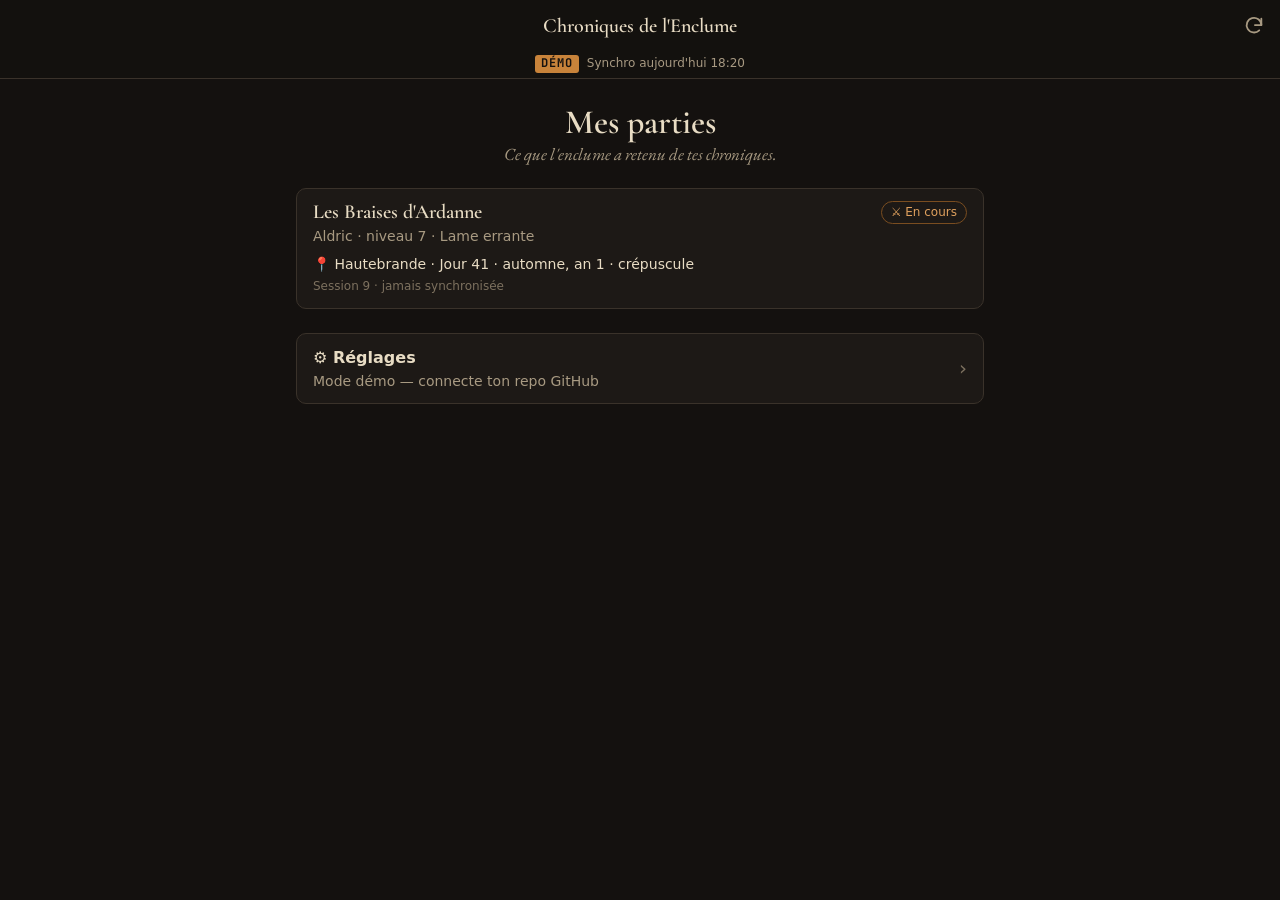
<file: index.html>
<!doctype html>
<html lang="fr">
<head>
  <meta charset="utf-8">
  <meta name="viewport" content="width=device-width, initial-scale=1, viewport-fit=cover">
  <title>Chroniques de l'Enclume</title>
  <meta name="description" content="Compagnon en lecture seule des parties des Chroniques de l'Enclume.">
  <meta name="theme-color" content="#14110f">
  <meta name="color-scheme" content="dark">
  <meta name="apple-mobile-web-app-capable" content="yes">
  <meta name="mobile-web-app-capable" content="yes">
  <meta name="apple-mobile-web-app-status-bar-style" content="black-translucent">
  <meta name="apple-mobile-web-app-title" content="Enclume">
  <meta name="referrer" content="no-referrer">
  <link rel="manifest" href="manifest.webmanifest">
  <link rel="icon" href="icons/icone.svg" type="image/svg+xml">
  <link rel="apple-touch-icon" href="icons/apple-touch-icon.png">
  <link rel="preconnect" href="https://fonts.googleapis.com">
  <link rel="preconnect" href="https://fonts.gstatic.com" crossorigin>
  <link rel="stylesheet" href="https://fonts.googleapis.com/css2?family=Cormorant+Garamond:ital,wght@0,500;0,600;0,700;1,500&family=EB+Garamond:ital@0;1&family=JetBrains+Mono:wght@400;600;700&display=swap">
  <link rel="stylesheet" href="css/tokens.css">
  <link rel="stylesheet" href="css/base.css">
  <link rel="stylesheet" href="css/composants.css">
  <script type="module" src="js/app.js"></script>
</head>
<body>
  <header class="entete">
    <div class="entete-barre">
      <a class="btn-icone" id="btn-retour" href="#/" aria-label="Retour" hidden>
        <svg viewBox="0 0 24 24" fill="none" stroke="currentColor" stroke-width="2" stroke-linecap="round" stroke-linejoin="round" aria-hidden="true"><path d="m15 18-6-6 6-6"/></svg>
      </a>
      <div class="entete-titre" id="titre">Chroniques de l'Enclume</div>
      <button class="btn-icone" id="btn-rafraichir" type="button" aria-label="Rafraîchir">
        <svg viewBox="0 0 24 24" fill="none" stroke="currentColor" stroke-width="2" stroke-linecap="round" stroke-linejoin="round" aria-hidden="true"><path d="M20 11a8 8 0 1 0-2.3 5.7"/><path d="M20 4v7h-7"/></svg>
      </button>
    </div>
    <div class="bandeau" id="bandeau"></div>
  </header>

  <main class="vue" id="vue" tabindex="-1">
    <p class="chargement">Le feu se ranime…</p>
  </main>

  <nav class="onglets" id="onglets" aria-label="Sections de la partie">
    <a class="onglet" data-onglet="heros" href="#">
      <svg viewBox="0 0 24 24" fill="none" stroke="currentColor" stroke-width="1.7" stroke-linecap="round" stroke-linejoin="round" aria-hidden="true"><path d="M12 3 5 6v5c0 4.5 3 8.3 7 10 4-1.7 7-5.5 7-10V6z"/><path d="M12 8v6m-3-3h6"/></svg>
      <span>Héros</span>
    </a>
    <a class="onglet" data-onglet="sac" href="#">
      <svg viewBox="0 0 24 24" fill="none" stroke="currentColor" stroke-width="1.7" stroke-linecap="round" stroke-linejoin="round" aria-hidden="true"><path d="M8 7V5a4 4 0 0 1 8 0v2"/><path d="M5 7h14l-1 13H6z"/><path d="M9 12h6"/></svg>
      <span>Sac</span>
    </a>
    <a class="onglet" data-onglet="codex" href="#">
      <svg viewBox="0 0 24 24" fill="none" stroke="currentColor" stroke-width="1.7" stroke-linecap="round" stroke-linejoin="round" aria-hidden="true"><path d="M4 5a2 2 0 0 1 2-2h13v16H6a2 2 0 0 0-2 2z"/><path d="M4 21V5"/><path d="M9 8h6"/></svg>
      <span>Codex</span>
    </a>
    <a class="onglet" data-onglet="journal" href="#">
      <svg viewBox="0 0 24 24" fill="none" stroke="currentColor" stroke-width="1.7" stroke-linecap="round" stroke-linejoin="round" aria-hidden="true"><path d="M7 3h10a2 2 0 0 1 2 2v16l-3-2-3 2-3-2-3 2V5a2 2 0 0 1 2-2z"/><path d="M9 8h6M9 12h6"/></svg>
      <span>Journal</span>
    </a>
    <a class="onglet" data-onglet="plus" href="#">
      <svg viewBox="0 0 24 24" fill="none" stroke="currentColor" stroke-width="1.7" stroke-linecap="round" aria-hidden="true"><circle cx="5" cy="12" r="1.3"/><circle cx="12" cy="12" r="1.3"/><circle cx="19" cy="12" r="1.3"/></svg>
      <span>Plus</span>
    </a>
  </nav>
</body>
</html>
</file>
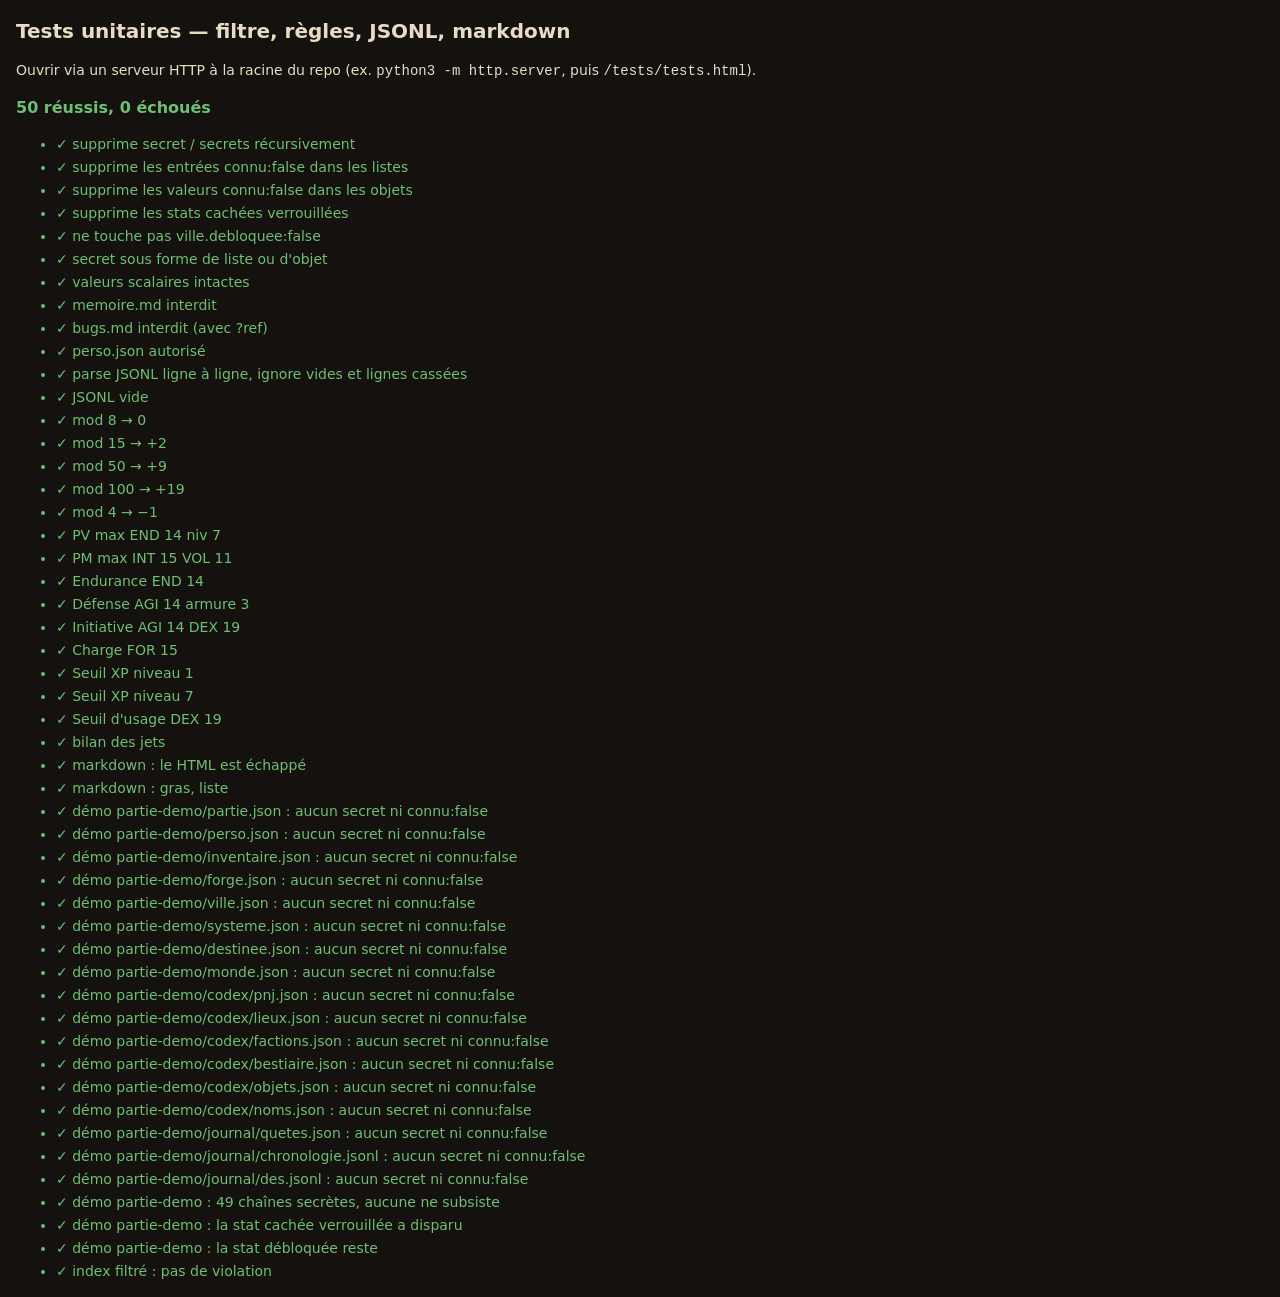
<file: tests/tests.html>
<!doctype html>
<html lang="fr">
<head>
  <meta charset="utf-8">
  <meta name="viewport" content="width=device-width, initial-scale=1">
  <title>Tests — Enclume PWA</title>
  <style>
    body { background: #14110f; color: #e8dcc4; font: 14px/1.5 -apple-system, system-ui, sans-serif; margin: 16px; }
    h1 { font-size: 20px; }
    .ok { color: #6fbf73; }
    .ko { color: #d9534f; font-weight: 700; }
    li { margin: 2px 0; }
    #bilan { font-size: 16px; font-weight: 700; margin: 12px 0; }
  </style>
</head>
<body>
  <h1>Tests unitaires — filtre, règles, JSONL, markdown</h1>
  <p>Ouvrir via un serveur HTTP à la racine du repo (ex. <code>python3 -m http.server</code>, puis <code>/tests/tests.html</code>).</p>
  <div id="bilan">En cours…</div>
  <ul id="resultats"></ul>
  <script type="module">
    import { filtrer, parserJsonl, cheminInterdit } from "../js/filtre.js";
    import * as R from "../js/regles.js";
    import { rendreMarkdown } from "../js/markdown.js";
    import { FICHIERS_PARTIE, FICHIERS_JSONL } from "../js/donnees.js";

    const $r = document.getElementById("resultats");
    let ok = 0, ko = 0;
    function test(nom, condition, detail = "") {
      const li = document.createElement("li");
      li.className = condition ? "ok" : "ko";
      li.textContent = `${condition ? "✓" : "✗"} ${nom}${!condition && detail ? ` — ${detail}` : ""}`;
      $r.append(li);
      condition ? ok++ : ko++;
    }
    const egal = (nom, obtenu, attendu) => test(nom, JSON.stringify(obtenu) === JSON.stringify(attendu), `obtenu ${JSON.stringify(obtenu)}, attendu ${JSON.stringify(attendu)}`);

    // Parcours récursif : liste des violations restantes après filtrage.
    function violations(v, chemin = "$", parent = null) {
      const sortie = [];
      if (Array.isArray(v)) v.forEach((x, i) => sortie.push(...violations(x, `${chemin}[${i}]`)));
      else if (v && typeof v === "object") {
        if (v.connu === false) sortie.push(`${chemin} connu:false`);
        if (parent === "stats_cachees" && v.debloquee === false) sortie.push(`${chemin} stat cachée verrouillée`);
        for (const [k, x] of Object.entries(v)) {
          if (k === "secret" || k === "secrets") sortie.push(`${chemin}.${k}`);
          sortie.push(...violations(x, `${chemin}.${k}`, k));
        }
      }
      return sortie;
    }

    // Toutes les chaînes « secrètes » de la démo brute (valeurs sous secret/secrets,
    // et noms des entrées connu:false) ne doivent plus apparaître après filtrage.
    function chainesSecretes(v, sortie = new Set(), sousSecret = false) {
      if (typeof v === "string") { if (sousSecret && v.length > 3) sortie.add(v); }
      else if (Array.isArray(v)) v.forEach((x) => chainesSecretes(x, sortie, sousSecret));
      else if (v && typeof v === "object") {
        if (v.connu === false && v.nom) sortie.add(v.nom);
        for (const [k, x] of Object.entries(v)) chainesSecretes(x, sortie, sousSecret || k === "secret" || k === "secrets");
      }
      return sortie;
    }

    // ---------- Filtre : cas unitaires ----------
    egal("supprime secret / secrets récursivement", filtrer({ a: 1, secret: "x", b: { secrets: { y: 1 }, c: [{ secret: 2, d: 3 }] } }), { a: 1, b: { c: [{ d: 3 }] } });
    egal("supprime les entrées connu:false dans les listes", filtrer({ l: [{ id: 1, connu: true }, { id: 2, connu: false }, { id: 3 }] }), { l: [{ id: 1, connu: true }, { id: 3 }] });
    egal("supprime les valeurs connu:false dans les objets", filtrer({ x: { connu: false }, y: { connu: true } }), { y: { connu: true } });
    egal("supprime les stats cachées verrouillées", filtrer({ stats_cachees: { A: { debloquee: true, valeur: 1 }, B: { debloquee: false, valeur: 2 } } }), { stats_cachees: { A: { debloquee: true, valeur: 1 } } });
    egal("ne touche pas ville.debloquee:false", filtrer({ debloquee: false, nom: "X" }), { debloquee: false, nom: "X" });
    egal("secret sous forme de liste ou d'objet", filtrer([{ secret: ["a"], n: 1 }, { secret: { a: 1 }, n: 2 }]), [{ n: 1 }, { n: 2 }]);
    egal("valeurs scalaires intactes", filtrer({ n: 0, s: "", b: false, z: null }), { n: 0, s: "", b: false, z: null });
    test("memoire.md interdit", cheminInterdit("parties/x/memoire.md"));
    test("bugs.md interdit (avec ?ref)", cheminInterdit("parties/x/bugs.md?ref=main"));
    test("perso.json autorisé", !cheminInterdit("parties/x/perso.json"));

    // ---------- JSONL ----------
    egal("parse JSONL ligne à ligne, ignore vides et lignes cassées", parserJsonl('{"a":1}\n\n{cassé\r\n{"a":2,"secret":"s"}\n{"a":3,"connu":false}\n'), [{ a: 1 }, { a: 2 }]);
    egal("JSONL vide", parserJsonl(""), []);

    // ---------- Règles (GDD §3.1, §3.2, §3.4, §3.5) ----------
    egal("mod 8 → 0", R.modificateur(8), 0);
    egal("mod 15 → +2", R.modificateur(15), 2);
    egal("mod 50 → +9", R.modificateur(50), 9);
    egal("mod 100 → +19", R.modificateur(100), 19);
    egal("mod 4 → −1", R.modificateur(4), -1);
    egal("PV max END 14 niv 7", R.pvMax(14, 7), 97);
    egal("PM max INT 15 VOL 11", R.pmMax(15, 11), 51);
    egal("Endurance END 14", R.enduranceMax(14), 8);
    egal("Défense AGI 14 armure 3", R.defense(14, 3), 14);
    egal("Initiative AGI 14 DEX 19", R.initiative(14, 19), 3);
    egal("Charge FOR 15", R.chargeMax(15), 45);
    egal("Seuil XP niveau 1", R.seuilXp(1), 100);
    egal("Seuil XP niveau 7", R.seuilXp(7), 1852);
    egal("Seuil d'usage DEX 19", R.seuilUsage(19), 29);
    egal("bilan des jets", R.bilanJets([{ degre: "succes" }, { degre: "critique" }, { degre: "echec" }, { degre: "fiasco" }, { type: "degats" }]), { total: 5, evalues: 4, reussis: 2, taux: 50, critiques: 1, fiascos: 1 });

    // ---------- Markdown ----------
    const md = rendreMarkdown("# Titre\n\nTexte **gras** <script>alert(1)<\/script>\n\n- un\n- deux");
    test("markdown : le HTML est échappé", !md.querySelector("script") && md.textContent.includes("<script>"));
    test("markdown : gras, liste", md.querySelector("strong")?.textContent === "gras" && md.querySelectorAll("li").length === 2);

    // ---------- Filtre sur toute la démo ----------
    const base = "../demo/parties/";
    const index = await (await fetch(base + "index.json")).json();
    for (const p of index.parties) {
      const fichiers = [...Object.values(FICHIERS_PARTIE), ...Object.values(FICHIERS_JSONL)];
      const bruts = [], filtres = [];
      for (const f of fichiers) {
        const rep = await fetch(`${base}${p.id}/${f}`);
        if (!rep.ok) { test(`${p.id}/${f} présent`, false, String(rep.status)); continue; }
        const texte = await rep.text();
        const brut = f.endsWith(".jsonl") ? texte.split("\n").filter((l) => l.trim()).map((l) => JSON.parse(l)) : JSON.parse(texte);
        const filtre = f.endsWith(".jsonl") ? parserJsonl(texte) : filtrer(brut);
        bruts.push(brut); filtres.push(filtre);
        const v = violations(filtre);
        test(`démo ${p.id}/${f} : aucun secret ni connu:false`, v.length === 0, v.join(", "));
      }
      const secrets = chainesSecretes(bruts);
      const visible = JSON.stringify(filtres);
      const fuites = [...secrets].filter((s) => visible.includes(s));
      test(`démo ${p.id} : ${secrets.size} chaînes secrètes, aucune ne subsiste`, secrets.size > 0 && fuites.length === 0, fuites.join(" | "));
      test(`démo ${p.id} : la stat cachée verrouillée a disparu`, !visible.includes("Tenacite") && !visible.includes("Ténacité"));
      test(`démo ${p.id} : la stat débloquée reste`, visible.includes("Résonance"));
    }
    egal("index filtré : pas de violation", violations(filtrer(index)), []);

    document.getElementById("bilan").textContent = `${ok} réussis, ${ko} échoués`;
    document.getElementById("bilan").className = ko ? "ko" : "ok";
    document.title = ko ? `✗ ${ko} échec(s)` : `✓ ${ok} tests`;
  </script>
</body>
</html>
</file>
<file: css/tokens.css>
/* Design tokens — Chroniques de l'Enclume (spec §5). Thème sombre uniquement. */
:root {
  color-scheme: dark;

  /* Parchemin et encre */
  --fond: #14110f;
  --surface: #1d1916;
  --surface-2: #26201b;
  --trait: #3a322a;
  --texte: #e8dcc4;
  --texte-2: #a89a82;
  --texte-3: #7d715f;
  --cuivre: #c8833a;
  --cuivre-clair: #e0a15e;
  --cuivre-sombre: #7a4d20;

  /* Fenêtres Système */
  --sys-fond: #0d1520;
  --sys-fond-2: #122031;
  --sys-bord: rgba(63, 167, 214, 0.6);
  --sys-bord-plein: #3fa7d6;
  --sys-lueur: 0 0 12px rgba(63, 167, 214, 0.18);
  --sys-texte: #d6ecf7;
  --sys-texte-2: #8fb6cb;

  /* Qualités */
  --q-ordinaire: #b9b2a6;
  --q-fine: #6fbf73;
  --q-rare: #4f9de0;
  --q-epique: #a46be0;
  --q-unique: #e0a23f;
  --q-legendaire: #e05a3f;

  /* États */
  --ok: #6fbf73;
  --alerte: #e0a23f;
  --danger: #d9534f;
  --pv: #c0453a;
  --pm: #4f7fe0;
  --endu: #d9b13a;

  /* Typographie */
  --f-titre: "Cormorant Garamond", "EB Garamond", Georgia, serif;
  --f-recit: "EB Garamond", Georgia, serif;
  --f-ui: -apple-system, BlinkMacSystemFont, "Segoe UI", system-ui, sans-serif;
  --f-mono: "JetBrains Mono", ui-monospace, "SF Mono", Menlo, monospace;

  --t-xs: 0.75rem;
  --t-s: 0.875rem;
  --t-m: 1rem;
  --t-l: 1.25rem;
  --t-xl: 1.625rem;
  --t-xxl: 2.125rem;

  /* Espacements */
  --e-1: 4px;
  --e-2: 8px;
  --e-3: 12px;
  --e-4: 16px;
  --e-5: 24px;
  --e-6: 32px;
  --gouttiere: 16px;

  --rayon: 10px;
  --rayon-s: 6px;
  --coin: 10px; /* coins coupés des fenêtres Système */
  --tactile: 44px;

  --entete-h: 52px;
  --onglets-h: 58px;
  --sa-haut: env(safe-area-inset-top, 0px);
  --sa-bas: env(safe-area-inset-bottom, 0px);
  --sa-gauche: env(safe-area-inset-left, 0px);
  --sa-droite: env(safe-area-inset-right, 0px);

  --apparition: 150ms;
}
</file>
<file: css/base.css>
/* Base : reset, coquille (en-tête, contenu, onglets), typographie. */
*,
*::before,
*::after {
  box-sizing: border-box;
}

html {
  -webkit-text-size-adjust: 100%;
  text-size-adjust: 100%;
  background: var(--fond);
}

body {
  margin: 0;
  min-height: 100vh;
  min-height: 100dvh;
  background: var(--fond);
  color: var(--texte);
  font-family: var(--f-ui);
  font-size: var(--t-m);
  line-height: 1.45;
  overflow-x: hidden;
  -webkit-tap-highlight-color: transparent;
}

h1,
h2,
h3,
h4 {
  font-family: var(--f-titre);
  font-weight: 600;
  line-height: 1.15;
  margin: 0;
  color: var(--texte);
}

h1 { font-size: var(--t-xxl); }
h2 { font-size: var(--t-xl); }
h3 { font-size: var(--t-l); }
h4 { font-size: var(--t-m); font-family: var(--f-ui); font-weight: 600; }

p { margin: 0; }

a {
  color: var(--cuivre-clair);
  text-decoration: none;
}

button,
input,
select {
  font: inherit;
  color: inherit;
}

button { cursor: pointer; }

:focus-visible {
  outline: 2px solid var(--cuivre);
  outline-offset: 2px;
}

img,
svg { display: block; }

.mono { font-family: var(--f-mono); font-variant-numeric: tabular-nums; }
.recit { font-family: var(--f-recit); font-size: 1.0625rem; line-height: 1.5; }
.discret { color: var(--texte-2); }
.tres-discret { color: var(--texte-3); }
.petit { font-size: var(--t-s); }
.tres-petit { font-size: var(--t-xs); }
.visuellement-cache {
  position: absolute !important;
  width: 1px; height: 1px;
  overflow: hidden;
  clip: rect(0 0 0 0);
  white-space: nowrap;
}

/* ---------- Coquille ---------- */

.entete {
  position: sticky;
  top: 0;
  z-index: 20;
  padding-top: var(--sa-haut);
  padding-left: var(--sa-gauche);
  padding-right: var(--sa-droite);
  background: rgba(20, 17, 15, 0.94);
  -webkit-backdrop-filter: blur(10px);
  backdrop-filter: blur(10px);
  border-bottom: 1px solid var(--trait);
}

.entete-barre {
  display: flex;
  align-items: center;
  gap: var(--e-1);
  height: var(--entete-h);
  padding: 0 var(--e-1);
}

.entete-titre {
  flex: 1;
  min-width: 0;
  text-align: center;
  font-family: var(--f-titre);
  font-size: 1.25rem;
  font-weight: 600;
  white-space: nowrap;
  overflow: hidden;
  text-overflow: ellipsis;
}

.btn-icone {
  flex: none;
  display: inline-flex;
  align-items: center;
  justify-content: center;
  width: var(--tactile);
  height: var(--tactile);
  border: 0;
  border-radius: 50%;
  background: transparent;
  color: var(--texte-2);
}

.btn-icone:active { background: var(--surface-2); }
.btn-icone[hidden] { display: inline-flex; visibility: hidden; }
.btn-icone svg { width: 22px; height: 22px; }
.btn-icone.tourne svg { animation: tourner 0.9s linear infinite; }

@keyframes tourner { to { transform: rotate(360deg); } }

.bandeau {
  display: flex;
  align-items: center;
  justify-content: center;
  gap: var(--e-2);
  min-height: 26px;
  padding: 2px var(--gouttiere) 4px;
  font-size: var(--t-xs);
  color: var(--texte-2);
  text-align: center;
}

.bandeau .pastille-demo {
  font-family: var(--f-mono);
  letter-spacing: 0.08em;
  text-transform: uppercase;
  color: var(--fond);
  background: var(--cuivre);
  border-radius: 3px;
  padding: 0 6px;
  font-weight: 700;
}

.bandeau .hors-ligne { color: var(--alerte); }

.alerte-debug {
  margin: var(--e-2) var(--gouttiere) 0;
  padding: var(--e-2) var(--e-3);
  border: 1px solid var(--alerte);
  border-radius: var(--rayon-s);
  color: var(--alerte);
  font-size: var(--t-s);
}

.vue {
  padding: var(--e-4) calc(var(--gouttiere) + var(--sa-droite)) calc(var(--e-6) + var(--sa-bas)) calc(var(--gouttiere) + var(--sa-gauche));
  max-width: 720px;
  margin: 0 auto;
  animation: apparaitre var(--apparition) ease-out;
}

body.avec-onglets .vue {
  padding-bottom: calc(var(--onglets-h) + var(--sa-bas) + var(--e-5));
}

@keyframes apparaitre {
  from { opacity: 0; transform: translateY(4px); }
  to { opacity: 1; transform: none; }
}

.onglets {
  position: fixed;
  left: 0;
  right: 0;
  bottom: 0;
  z-index: 20;
  display: none;
  grid-template-columns: repeat(5, 1fr);
  padding: 0 var(--sa-droite) var(--sa-bas) var(--sa-gauche);
  background: rgba(20, 17, 15, 0.96);
  -webkit-backdrop-filter: blur(10px);
  backdrop-filter: blur(10px);
  border-top: 1px solid var(--trait);
}

body.avec-onglets .onglets { display: grid; }

.onglet {
  display: flex;
  flex-direction: column;
  align-items: center;
  justify-content: center;
  gap: 2px;
  height: var(--onglets-h);
  color: var(--texte-3);
  font-size: 0.6875rem;
  letter-spacing: 0.02em;
}

.onglet svg { width: 24px; height: 24px; }
.onglet[aria-current="page"] { color: var(--cuivre-clair); }

@media (prefers-reduced-motion: reduce) {
  *,
  *::before,
  *::after {
    animation-duration: 0.01ms !important;
    animation-iteration-count: 1 !important;
    transition-duration: 0.01ms !important;
  }
}
</file>
<file: css/composants.css>
/* Composants : cartes parchemin, fenêtres Système, barres, listes, formulaires. */

.pile > * + * { margin-top: var(--e-4); }
.pile-s > * + * { margin-top: var(--e-2); }

.section-titre {
  display: flex;
  align-items: baseline;
  justify-content: space-between;
  gap: var(--e-2);
  margin: var(--e-5) 0 var(--e-2);
}

.section-titre h2 { font-size: 1.375rem; }
.section-titre .discret { font-size: var(--t-s); }

/* ---------- Carte parchemin ---------- */

.carte {
  display: block;
  background: var(--surface);
  border: 1px solid var(--trait);
  border-radius: var(--rayon);
  padding: var(--e-3) var(--e-4);
  color: var(--texte);
}

.carte + .carte { margin-top: var(--e-2); }

a.carte,
button.carte {
  width: 100%;
  text-align: left;
  min-height: var(--tactile);
}

a.carte:active,
button.carte:active { background: var(--surface-2); }

.carte-tete {
  display: flex;
  align-items: flex-start;
  justify-content: space-between;
  gap: var(--e-2);
}

.carte-tete > :first-child { min-width: 0; }
.carte h3 { font-size: 1.25rem; }
.carte .meta {
  font-size: var(--t-s);
  color: var(--texte-2);
  margin-top: 2px;
}

.chevron {
  flex: none;
  align-self: center;
  color: var(--texte-3);
  font-size: 1.25rem;
  line-height: 1;
}

/* ---------- Fenêtre Système ---------- */

.fenetre {
  --coupe: polygon(var(--coin) 0, 100% 0, 100% calc(100% - var(--coin)), calc(100% - var(--coin)) 100%, 0 100%, 0 var(--coin));
  position: relative;
  isolation: isolate;
  display: block;
  padding: var(--e-3) var(--e-4) var(--e-4);
  background: var(--sys-bord);
  clip-path: var(--coupe);
  color: var(--sys-texte);
}

.fenetre::before {
  content: "";
  position: absolute;
  inset: 1px;
  z-index: -1;
  background: linear-gradient(180deg, var(--sys-fond-2), var(--sys-fond) 60%);
  box-shadow: inset 0 0 22px rgba(63, 167, 214, 0.14);
  clip-path: polygon(calc(var(--coin) - 0.4px) 0, 100% 0, 100% calc(100% - var(--coin) + 0.4px), calc(100% - var(--coin) + 0.4px) 100%, 0 100%, 0 calc(var(--coin) - 0.4px));
}

.fenetre + .fenetre,
.carte + .fenetre,
.fenetre + .carte { margin-top: var(--e-3); }

a.fenetre { color: var(--sys-texte); }

.fenetre-titre {
  display: flex;
  align-items: center;
  justify-content: space-between;
  gap: var(--e-2);
  font-family: var(--f-mono);
  font-size: var(--t-xs);
  letter-spacing: 0.12em;
  text-transform: uppercase;
  color: var(--sys-bord-plein);
  margin-bottom: var(--e-2);
}

.fenetre-titre::before {
  content: "⟐";
  margin-right: var(--e-1);
}

.fenetre-titre > span:first-child { flex: 1; }
.fenetre .discret { color: var(--sys-texte-2); }
.fenetre h2,
.fenetre h3 { color: var(--sys-texte); }
.fenetre .chiffre { font-family: var(--f-mono); font-variant-numeric: tabular-nums; }

/* ---------- Héros (en-tête) ---------- */

.heros-tete {
  display: grid;
  grid-template-columns: 1fr auto;
  gap: var(--e-1) var(--e-3);
  align-items: end;
}

.heros-tete h1 { font-size: 2rem; color: var(--sys-texte); }

.rang {
  display: inline-flex;
  align-items: center;
  justify-content: center;
  min-width: 48px;
  height: 48px;
  padding: 0 var(--e-2);
  border: 1px solid var(--sys-bord);
  font-family: var(--f-mono);
  font-size: 1.625rem;
  font-weight: 700;
  color: var(--sys-texte);
  text-shadow: 0 0 10px rgba(63, 167, 214, 0.55);
  clip-path: polygon(8px 0, 100% 0, 100% calc(100% - 8px), calc(100% - 8px) 100%, 0 100%, 0 8px);
}

.rang-legende {
  font-family: var(--f-mono);
  font-size: 0.625rem;
  letter-spacing: 0.12em;
  text-transform: uppercase;
  color: var(--sys-texte-2);
  text-align: center;
  margin-top: 2px;
}

.points-libres {
  display: flex;
  flex-wrap: wrap;
  gap: var(--e-2);
  margin-top: var(--e-3);
}

.points-libres span {
  font-family: var(--f-mono);
  font-size: var(--t-s);
  color: var(--fond);
  background: var(--sys-bord-plein);
  padding: 2px 8px;
  border-radius: 3px;
  font-weight: 600;
  animation: pulser 2.4s ease-in-out infinite;
}

@keyframes pulser {
  50% { box-shadow: 0 0 10px rgba(63, 167, 214, 0.75); }
}

/* ---------- Barres ---------- */

.ressource {
  display: grid;
  grid-template-columns: 2.25rem 1fr auto;
  align-items: center;
  gap: var(--e-2);
  font-family: var(--f-mono);
  font-size: var(--t-s);
}

.ressource + .ressource { margin-top: var(--e-2); }
.ressource .etiquette { color: var(--sys-texte-2); }
.ressource .valeur { min-width: 4.5rem; text-align: right; }

.barre {
  position: relative;
  height: 8px;
  background: rgba(255, 255, 255, 0.07);
  border-radius: 4px;
  overflow: hidden;
}

.barre > span {
  position: absolute;
  inset: 0 auto 0 0;
  border-radius: inherit;
  background: var(--cuivre);
}

.barre.fine { height: 4px; }
.barre.pv > span { background: var(--pv); }
.barre.pm > span { background: var(--pm); }
.barre.endu > span { background: var(--endu); }
.barre.sys > span { background: var(--sys-bord-plein); box-shadow: 0 0 8px rgba(63, 167, 214, 0.6); }
.barre.ok > span { background: var(--ok); }

.jauge-centree {
  position: relative;
  height: 8px;
  background: rgba(255, 255, 255, 0.07);
  border-radius: 4px;
}

.jauge-centree::after {
  content: "";
  position: absolute;
  left: 50%;
  top: -3px;
  bottom: -3px;
  width: 1px;
  background: var(--texte-3);
}

.jauge-centree > span {
  position: absolute;
  top: 0;
  bottom: 0;
  border-radius: 4px;
}

.jauge-centree .pos { background: var(--ok); }
.jauge-centree .neg { background: var(--danger); }

.jauge-ligne {
  display: grid;
  grid-template-columns: 1fr auto;
  gap: var(--e-1) var(--e-3);
  align-items: center;
}

.jauge-ligne > .barre,
.jauge-ligne > .jauge-centree { grid-column: 1 / -1; }

/* ---------- Tableau des stats ---------- */

.stats {
  width: 100%;
  border-collapse: collapse;
  font-family: var(--f-mono);
  font-size: var(--t-s);
  font-variant-numeric: tabular-nums;
}

.stats th {
  font-weight: 400;
  font-size: 0.6875rem;
  letter-spacing: 0.1em;
  text-transform: uppercase;
  color: var(--sys-texte-2);
  text-align: left;
  padding: 0 0 var(--e-1);
}

.stats td {
  padding: 7px 0;
  border-top: 1px solid rgba(63, 167, 214, 0.15);
  vertical-align: middle;
}

.stats .num { text-align: right; padding-right: var(--e-3); width: 1%; white-space: nowrap; }
.stats .nom-stat { width: 1%; padding-right: var(--e-3); font-weight: 700; }
.stats .bonus { color: var(--ok); font-size: var(--t-xs); margin-left: 2px; }
.stats .usage { min-width: 0; }
.stats .usage .tres-petit { display: block; margin-top: 3px; color: var(--sys-texte-2); }

.grille-2 {
  display: grid;
  grid-template-columns: repeat(2, minmax(0, 1fr));
  gap: var(--e-2);
}

.grille-3 {
  display: grid;
  grid-template-columns: repeat(3, minmax(0, 1fr));
  gap: var(--e-2);
}

.case {
  padding: var(--e-2) var(--e-3);
  border: 1px solid rgba(63, 167, 214, 0.22);
  border-radius: 3px;
  min-width: 0;
}

.carte .case,
.case.parchemin { border-color: var(--trait); }

.case .etiquette {
  display: block;
  font-size: 0.6875rem;
  letter-spacing: 0.06em;
  text-transform: uppercase;
  color: var(--sys-texte-2);
}

.carte .case .etiquette { color: var(--texte-2); }

.case .chiffre {
  display: block;
  font-family: var(--f-mono);
  font-size: 1.25rem;
  font-variant-numeric: tabular-nums;
  overflow-wrap: anywhere;
}

/* ---------- Puces, badges, qualités ---------- */

.puces {
  display: flex;
  flex-wrap: wrap;
  gap: var(--e-1) var(--e-2);
}

.puce {
  display: inline-flex;
  align-items: center;
  gap: 4px;
  padding: 2px 9px;
  border: 1px solid var(--trait);
  border-radius: 999px;
  font-size: var(--t-xs);
  color: var(--texte-2);
  white-space: nowrap;
}

.fenetre .puce { border-color: rgba(63, 167, 214, 0.35); color: var(--sys-texte); }
.puce.cuivre { border-color: var(--cuivre-sombre); color: var(--cuivre-clair); }
.puce.ok { border-color: rgba(111, 191, 115, 0.5); color: var(--ok); }
.puce.danger { border-color: rgba(217, 83, 79, 0.5); color: var(--danger); }
.puce.alerte { border-color: rgba(224, 162, 63, 0.5); color: var(--alerte); }

[data-qualite="Ordinaire"] { --q: var(--q-ordinaire); }
[data-qualite="Fine"] { --q: var(--q-fine); }
[data-qualite="Rare"] { --q: var(--q-rare); }
[data-qualite="Epique"] { --q: var(--q-epique); }
[data-qualite="Unique"] { --q: var(--q-unique); }
[data-qualite="Legendaire"] { --q: var(--q-legendaire); }
[data-qualite="Ratee"] { --q: var(--texte-3); }

.qualite-texte { color: var(--q, var(--texte)); }

.badge-qualite {
  display: inline-block;
  padding: 1px 7px;
  border: 1px solid var(--q);
  border-radius: 3px;
  color: var(--q);
  font-size: 0.6875rem;
  letter-spacing: 0.06em;
  text-transform: uppercase;
  white-space: nowrap;
}

.objet {
  border-left: 3px solid var(--q, var(--trait));
}

.objet .nom { color: var(--q, var(--texte)); font-family: var(--f-titre); font-size: 1.25rem; font-weight: 600; }

[data-qualite="Legendaire"].objet,
[data-qualite="Legendaire"].vitrine {
  position: relative;
  border-left-color: transparent;
}

[data-qualite="Legendaire"].objet::after,
[data-qualite="Legendaire"].vitrine::after {
  content: "";
  position: absolute;
  inset: -1px;
  border-radius: inherit;
  padding: 1px;
  background: linear-gradient(120deg, transparent 20%, var(--q-legendaire) 45%, #f0b25a 50%, var(--q-legendaire) 55%, transparent 80%);
  background-size: 300% 100%;
  -webkit-mask: linear-gradient(#000 0 0) content-box, linear-gradient(#000 0 0);
  mask: linear-gradient(#000 0 0) content-box, linear-gradient(#000 0 0);
  -webkit-mask-composite: xor;
  mask-composite: exclude;
  animation: lisere 6s linear infinite;
  pointer-events: none;
}

@keyframes lisere {
  from { background-position: 100% 0; }
  to { background-position: -200% 0; }
}

@media (prefers-reduced-motion: reduce) {
  [data-qualite="Legendaire"].objet::after,
  [data-qualite="Legendaire"].vitrine::after { animation: none; background: var(--q-legendaire); }
}

/* ---------- Segments (sous-onglets) ---------- */

.segments {
  display: grid;
  grid-auto-columns: minmax(0, 1fr);
  grid-auto-flow: column;
  gap: 2px;
  padding: 3px;
  margin-bottom: var(--e-4);
  background: var(--surface);
  border: 1px solid var(--trait);
  border-radius: var(--rayon);
}

.segments.trois-col {
  grid-auto-flow: row;
  grid-template-columns: repeat(3, minmax(0, 1fr));
}

.segments a,
.segments button {
  display: flex;
  align-items: center;
  justify-content: center;
  min-height: 38px;
  padding: 0 4px;
  border: 0;
  border-radius: 7px;
  background: transparent;
  color: var(--texte-2);
  font-size: var(--t-s);
  white-space: nowrap;
  overflow: hidden;
  text-overflow: ellipsis;
}

.segments [aria-current="page"],
.segments [aria-pressed="true"] {
  background: var(--surface-2);
  color: var(--cuivre-clair);
  box-shadow: inset 0 0 0 1px var(--cuivre-sombre);
}

/* ---------- Listes ---------- */

.liste {
  list-style: none;
  margin: 0;
  padding: 0;
}

.liste > li + li { border-top: 1px solid var(--trait); }
.fenetre .liste > li + li { border-top-color: rgba(63, 167, 214, 0.18); }

.liste > li {
  padding: var(--e-2) 0;
}

.liste.serree > li { padding: 6px 0; }

.ligne {
  display: flex;
  align-items: center;
  justify-content: space-between;
  gap: var(--e-3);
  min-height: var(--tactile);
}

.ligne > :first-child { min-width: 0; }
.ligne .droite { flex: none; text-align: right; }

a.ligne { color: inherit; }

.definitions {
  display: grid;
  grid-template-columns: auto 1fr;
  gap: 6px var(--e-3);
  margin: 0;
  font-size: var(--t-s);
}

.definitions dt { color: var(--texte-2); }
.fenetre .definitions dt { color: var(--sys-texte-2); }
.definitions dd { margin: 0; min-width: 0; overflow-wrap: anywhere; }

.etapes {
  list-style: none;
  margin: var(--e-2) 0 0;
  padding: 0;
  font-size: var(--t-s);
}

.etapes li {
  display: flex;
  gap: var(--e-2);
  padding: 3px 0;
}

.etapes li::before {
  content: "○";
  flex: none;
  color: var(--texte-3);
}

.etapes li.faite { color: var(--texte-2); }
.etapes li.faite::before { content: "✓"; color: var(--ok); }

/* ---------- Repliables ---------- */

details.repli {
  border-top: 1px solid var(--trait);
}

.fenetre details.repli { border-top-color: rgba(63, 167, 214, 0.18); }

details.repli > summary {
  display: flex;
  align-items: center;
  gap: var(--e-2);
  min-height: var(--tactile);
  list-style: none;
  cursor: pointer;
}

details.repli > summary::-webkit-details-marker { display: none; }

details.repli > summary::after {
  content: "›";
  margin-left: auto;
  color: var(--texte-3);
  font-size: 1.25rem;
  transition: transform var(--apparition);
}

details.repli[open] > summary::after { transform: rotate(90deg); }
details.repli > .contenu { padding: 0 0 var(--e-3); }

/* ---------- Chronologie / frise ---------- */

.frise {
  list-style: none;
  margin: 0;
  padding: 0 0 0 22px;
  position: relative;
}

.frise::before {
  content: "";
  position: absolute;
  left: 7px;
  top: 6px;
  bottom: 6px;
  width: 1px;
  background: linear-gradient(var(--cuivre-sombre), var(--trait));
}

.frise > li {
  position: relative;
  padding: 0 0 var(--e-4);
}

.frise > li::before {
  content: "";
  position: absolute;
  left: calc(-15px - var(--point) / 2);
  top: calc(0.6em - var(--point) / 2);
  width: var(--point);
  height: var(--point);
  border-radius: 50%;
  background: var(--fond);
  border: 2px solid var(--cuivre);
}

.frise > li[data-importance="1"] { --point: 8px; }
.frise > li[data-importance="2"] { --point: 12px; }
.frise > li[data-importance="3"] { --point: 16px; }
.frise > li[data-importance="3"]::before { background: var(--cuivre); box-shadow: 0 0 8px rgba(200, 131, 58, 0.6); }
.frise > li:not([data-importance]) { --point: 12px; }

.frise .date {
  font-size: var(--t-xs);
  color: var(--texte-2);
  letter-spacing: 0.02em;
}

.frise > li[data-importance="3"] .texte { font-weight: 600; }

/* ---------- Jets ---------- */

.jet {
  display: grid;
  grid-template-columns: 32px 1fr auto;
  gap: var(--e-1) var(--e-3);
  align-items: start;
}

.jet .icone { font-size: 1.25rem; line-height: 1.3; text-align: center; }
.jet .total { font-family: var(--f-mono); font-size: var(--t-s); text-align: right; white-space: nowrap; }
.jet .raison { font-size: var(--t-s); }
.jet .detail { font-family: var(--f-mono); font-size: var(--t-xs); color: var(--sys-texte-2); grid-column: 2 / -1; }

/* ---------- Formulaires et boutons ---------- */

.champ { display: block; }
.champ + .champ { margin-top: var(--e-3); }

.champ > span {
  display: block;
  font-size: var(--t-s);
  color: var(--texte-2);
  margin-bottom: 4px;
}

.champ input,
.champ select,
select.filtre,
input.recherche {
  width: 100%;
  min-height: var(--tactile);
  padding: 0 var(--e-3);
  background: var(--fond);
  border: 1px solid var(--trait);
  border-radius: var(--rayon-s);
  font-size: 1rem; /* 16 px : pas de zoom automatique sur iOS */
}

.champ input:focus,
select.filtre:focus,
input.recherche:focus {
  border-color: var(--cuivre);
  outline: none;
}

select.filtre {
  appearance: none;
  -webkit-appearance: none;
  padding-right: 28px;
  background-image: linear-gradient(45deg, transparent 50%, var(--texte-2) 50%), linear-gradient(135deg, var(--texte-2) 50%, transparent 50%);
  background-position: calc(100% - 16px) 50%, calc(100% - 11px) 50%;
  background-size: 5px 5px;
  background-repeat: no-repeat;
}

input.recherche {
  padding-left: 38px;
  background-image: url("data:image/svg+xml,%3Csvg xmlns='http://www.w3.org/2000/svg' width='18' height='18' fill='none' stroke='%23a89a82' stroke-width='2' stroke-linecap='round'%3E%3Ccircle cx='8' cy='8' r='6'/%3E%3Cpath d='m13 13 4 4'/%3E%3C/svg%3E");
  background-repeat: no-repeat;
  background-position: 12px 50%;
}

.filtres {
  display: grid;
  grid-template-columns: repeat(2, minmax(0, 1fr));
  gap: var(--e-2);
  margin-bottom: var(--e-3);
}

.btn {
  display: inline-flex;
  align-items: center;
  justify-content: center;
  gap: var(--e-2);
  min-height: var(--tactile);
  padding: 0 var(--e-4);
  border: 1px solid var(--cuivre-sombre);
  border-radius: var(--rayon-s);
  background: var(--surface-2);
  color: var(--cuivre-clair);
  font-size: var(--t-s);
  font-weight: 600;
}

.btn.plein { background: var(--cuivre); border-color: var(--cuivre); color: var(--fond); }
.btn.danger { border-color: rgba(217, 83, 79, 0.5); color: var(--danger); background: transparent; }
.btn:active { filter: brightness(1.15); }
.btn[disabled] { opacity: 0.5; }

.actions {
  display: flex;
  flex-wrap: wrap;
  gap: var(--e-2);
  margin-top: var(--e-4);
}

.message {
  margin-top: var(--e-3);
  font-size: var(--t-s);
}

.message.ok { color: var(--ok); }
.message.erreur { color: var(--danger); }

/* ---------- États vides, chargement ---------- */

.vide {
  padding: var(--e-6) var(--e-4);
  text-align: center;
  color: var(--texte-2);
}

.vide .recit { font-style: italic; font-size: 1.25rem; color: var(--texte); }
.vide .icone-grande { font-size: 2.5rem; margin-bottom: var(--e-3); opacity: 0.8; }

.chargement {
  padding: var(--e-6) 0;
  text-align: center;
  color: var(--texte-2);
  font-family: var(--f-titre);
  font-style: italic;
  font-size: 1.25rem;
}

/* ---------- Markdown (résumés de session) ---------- */

.md h1,
.md h2,
.md h3 { margin: var(--e-3) 0 var(--e-2); }
.md h1 { font-size: 1.5rem; }
.md h2 { font-size: 1.25rem; }
.md h3 { font-size: 1.125rem; }
.md > :first-child { margin-top: 0; }
.md p { margin: 0 0 var(--e-2); }
.md ul,
.md ol { margin: 0 0 var(--e-2); padding-left: 1.25em; }
.md blockquote {
  margin: 0 0 var(--e-2);
  padding-left: var(--e-3);
  border-left: 2px solid var(--cuivre-sombre);
  color: var(--texte-2);
}

/* ---------- Menu « Plus » ---------- */

.menu-plus a {
  display: flex;
  align-items: center;
  gap: var(--e-3);
  min-height: 56px;
  color: var(--texte);
}

.menu-plus .icone {
  width: 32px;
  text-align: center;
  font-size: 1.25rem;
}

.menu-plus .libelle { flex: 1; }
.menu-plus .libelle small { display: block; color: var(--texte-2); font-size: var(--t-xs); }

/* ---------- Divers ---------- */

.citation {
  font-family: var(--f-recit);
  font-style: italic;
  color: var(--texte);
  border-left: 2px solid var(--cuivre-sombre);
  padding-left: var(--e-3);
}

.horloge {
  display: flex;
  gap: 3px;
  margin-top: var(--e-2);
}

.horloge span {
  flex: 1;
  height: 8px;
  border: 1px solid var(--cuivre-sombre);
  transform: skewX(-20deg);
}

.horloge span.plein { background: var(--cuivre); border-color: var(--cuivre); }

.etapes-guide {
  margin: 0;
  padding-left: 1.25em;
  font-size: var(--t-s);
}

.etapes-guide li + li { margin-top: var(--e-2); }

.code {
  font-family: var(--f-mono);
  font-size: 0.8125rem;
  background: var(--fond);
  padding: 1px 5px;
  border-radius: 3px;
  overflow-wrap: anywhere;
}

.decompte { font-family: var(--f-mono); }
.decompte.urgent { color: var(--danger); }

.frise > li.separateur-session::before { display: none; }
</file>
